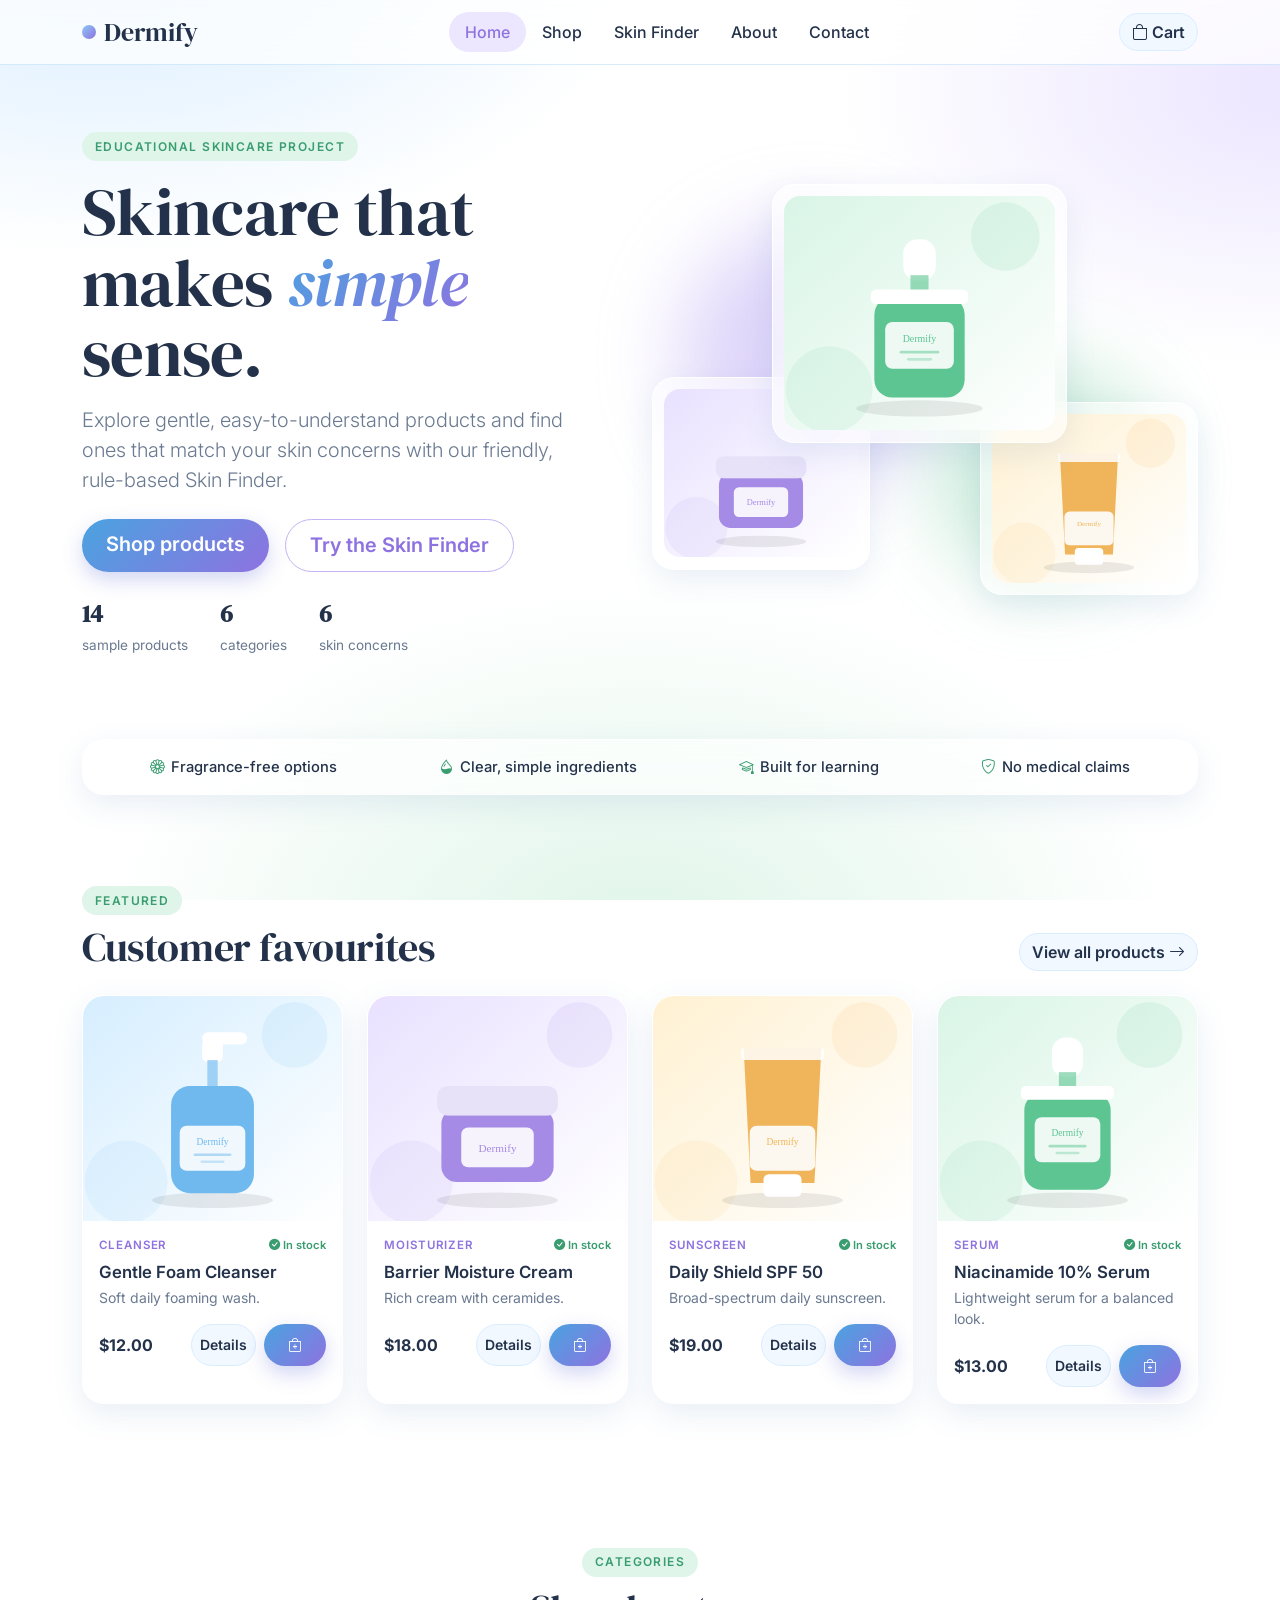
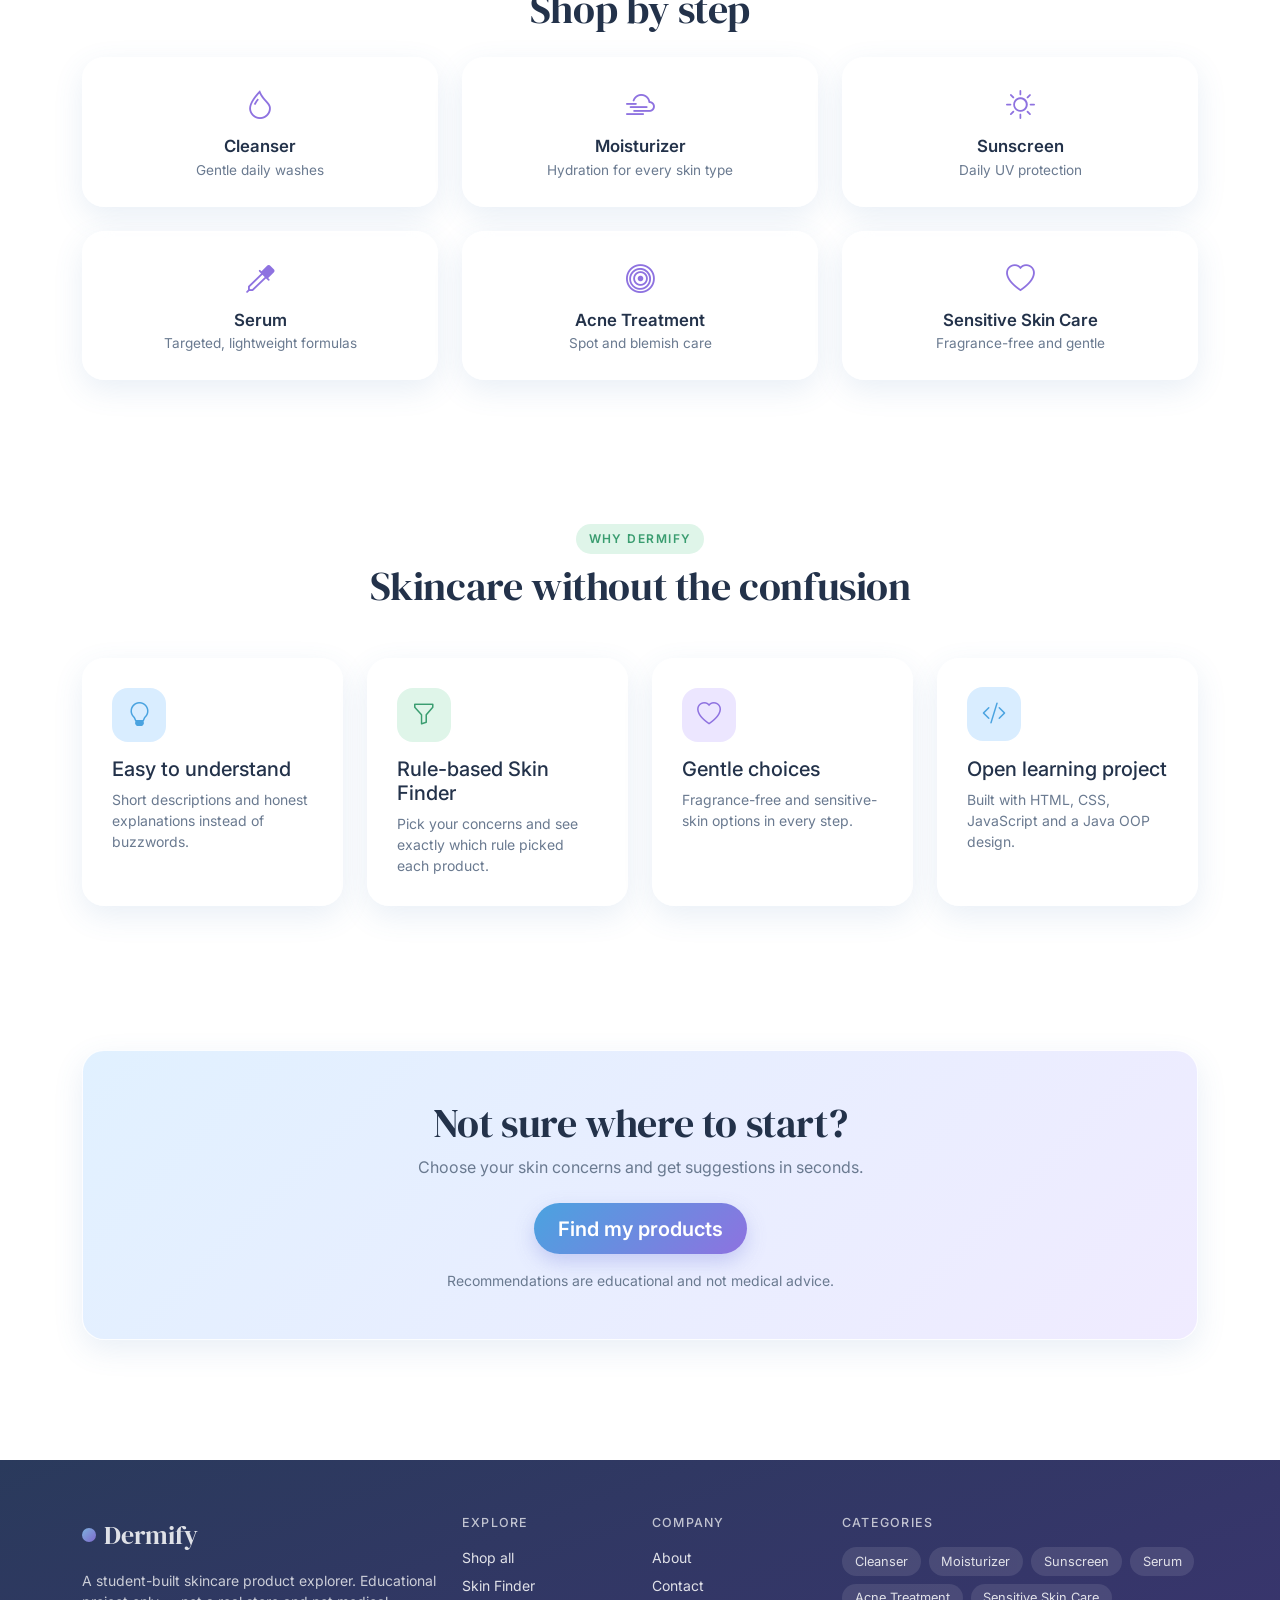
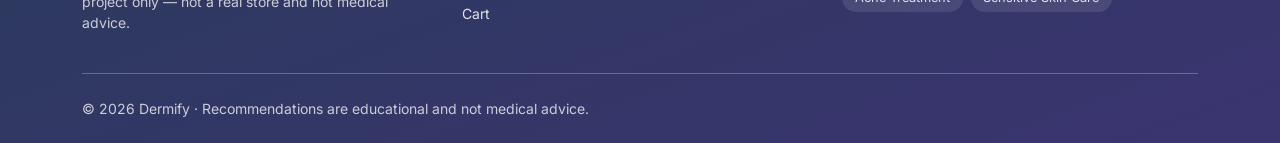
<file: index.html>
<!DOCTYPE html>
<html lang="en">
<head>
  <meta charset="UTF-8">
  <meta name="viewport" content="width=device-width, initial-scale=1">
  <title>Dermify | Simple Skincare, Clearly Explained</title>
  <meta name="description" content="Educational skincare product explorer with rule-based recommendations.">
  <!-- Bootstrap 5 + Bootstrap Icons + Google Fonts (loaded from the internet) -->
  <link href="https://cdn.jsdelivr.net/npm/bootstrap@5.3.3/dist/css/bootstrap.min.css" rel="stylesheet">
  <link href="https://cdn.jsdelivr.net/npm/bootstrap-icons@1.11.3/font/bootstrap-icons.min.css" rel="stylesheet">
  <link href="https://fonts.googleapis.com/css2?family=DM+Serif+Display&family=Inter:wght@400;500;600;700&display=swap" rel="stylesheet">
  <link href="css/style.css" rel="stylesheet">
</head>
<body data-page="home">
  <!-- Navbar is built by js/app.js -->
  <div id="navbar"></div>

  <main>

    <!-- HERO -->
    <section class="hero">
      <div class="container">
        <div class="row align-items-center g-4">
          <div class="col-lg-6">
            <span class="eyebrow">Educational skincare project</span>
            <h1 class="mt-3 mb-3">Skincare that makes <em>simple</em> sense.</h1>
            <p class="lead mb-4">Explore gentle, easy-to-understand products and find ones that match your skin concerns with our friendly, rule-based Skin Finder.</p>
            <div class="d-flex flex-wrap gap-3 mb-4">
              <a href="products.html" class="btn btn-brand btn-lg">Shop products</a>
              <a href="recommend.html" class="btn btn-ghost btn-lg">Try the Skin Finder</a>
            </div>
            <div class="hero-stats">
              <div><strong>14</strong><span>sample products</span></div>
              <div><strong>6</strong><span>categories</span></div>
              <div><strong>6</strong><span>skin concerns</span></div>
            </div>
          </div>
          <div class="col-lg-6">
            <div class="hero-visual">
              <span class="blob one"></span><span class="blob two"></span>
              <div class="hero-card glass a"><img id="heroImgA" alt="Serum bottle illustration"></div>
              <div class="hero-card glass b"><img id="heroImgB" alt="Moisturizer jar illustration"></div>
              <div class="hero-card glass c"><img id="heroImgC" alt="Sunscreen tube illustration"></div>
            </div>
          </div>
        </div>
      </div>
    </section>

    <!-- TRUST STRIP -->
    <div class="trust-strip">
      <div class="container reveal">
        <div class="glass">
          <span><i class="bi bi-flower1"></i>Fragrance-free options</span>
          <span><i class="bi bi-droplet-half"></i>Clear, simple ingredients</span>
          <span><i class="bi bi-mortarboard"></i>Built for learning</span>
          <span><i class="bi bi-shield-check"></i>No medical claims</span>
        </div>
      </div>
    </div>

    <!-- FEATURED PRODUCTS -->
    <section>
      <div class="container">
        <div class="d-flex flex-wrap justify-content-between align-items-end mb-4 gap-2">
          <div>
            <span class="eyebrow">Featured</span>
            <h2 class="section-title mt-2 mb-0">Customer favourites</h2>
          </div>
          <a href="products.html" class="btn btn-soft">View all products <i class="bi bi-arrow-right"></i></a>
        </div>
        <div class="row g-4" id="featuredGrid"></div>
      </div>
    </section>

    <!-- CATEGORIES -->
    <section>
      <div class="container">
        <div class="text-center mb-4">
          <span class="eyebrow">Categories</span>
          <h2 class="section-title mt-2">Shop by step</h2>
        </div>
        <div class="row g-3 g-md-4" id="categoryGrid"></div>
      </div>
    </section>

    <!-- BENEFITS -->
    <section>
      <div class="container">
        <div class="text-center mb-5">
          <span class="eyebrow">Why Dermify</span>
          <h2 class="section-title mt-2">Skincare without the confusion</h2>
        </div>
        <div class="row g-4">
          <div class="col-md-6 col-lg-3 reveal"><div class="benefit glass">
            <div class="icon-wrap"><i class="bi bi-lightbulb"></i></div>
            <h3 class="h5">Easy to understand</h3><p class="small text-muted mb-0">Short descriptions and honest explanations instead of buzzwords.</p></div></div>
          <div class="col-md-6 col-lg-3 reveal"><div class="benefit glass">
            <div class="icon-wrap"><i class="bi bi-funnel"></i></div>
            <h3 class="h5">Rule-based Skin Finder</h3><p class="small text-muted mb-0">Pick your concerns and see exactly which rule picked each product.</p></div></div>
          <div class="col-md-6 col-lg-3 reveal"><div class="benefit glass">
            <div class="icon-wrap"><i class="bi bi-heart"></i></div>
            <h3 class="h5">Gentle choices</h3><p class="small text-muted mb-0">Fragrance-free and sensitive-skin options in every step.</p></div></div>
          <div class="col-md-6 col-lg-3 reveal"><div class="benefit glass">
            <div class="icon-wrap"><i class="bi bi-code-slash"></i></div>
            <h3 class="h5">Open learning project</h3><p class="small text-muted mb-0">Built with HTML, CSS, JavaScript and a Java OOP design.</p></div></div>
        </div>
      </div>
    </section>

    <!-- CALL TO ACTION -->
    <section>
      <div class="container reveal">
        <div class="cta-band glass">
          <h2 class="section-title">Not sure where to start?</h2>
          <p class="text-muted mb-4">Choose your skin concerns and get suggestions in seconds.</p>
          <a href="recommend.html" class="btn btn-brand btn-lg">Find my products</a>
          <p class="small text-muted mt-3 mb-0">Recommendations are educational and not medical advice.</p>
        </div>
      </div>
    </section>
  </main>

  <!-- Footer is built by js/app.js -->
  <div id="footer"></div>

  <script src="https://cdn.jsdelivr.net/npm/bootstrap@5.3.3/dist/js/bootstrap.bundle.min.js"></script>
  <script src="js/data.js"></script>
  <script src="js/app.js"></script>
</body>
</html>
</file>
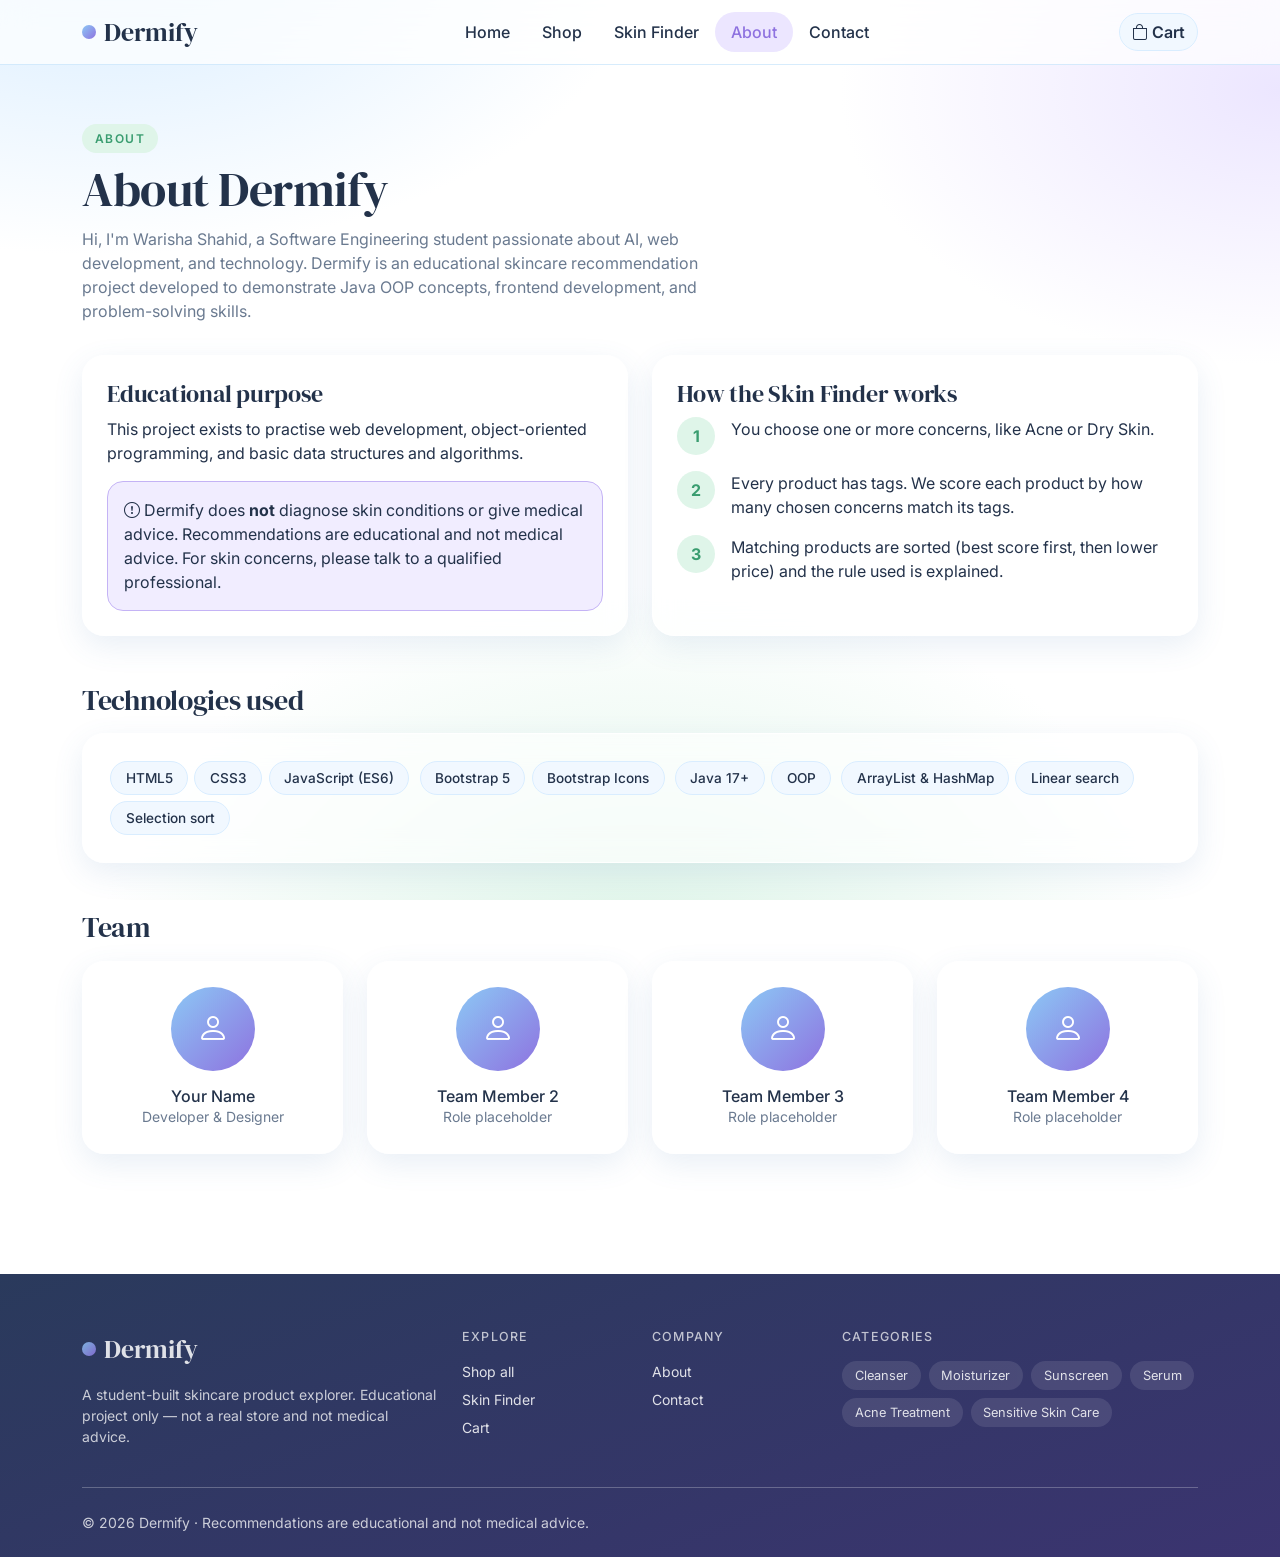
<file: about.html>
<!DOCTYPE html>
<html lang="en">
<head>
  <meta charset="UTF-8">
  <meta name="viewport" content="width=device-width, initial-scale=1">
  <title>About | Dermify</title>
  <meta name="description" content="About the Dermify educational project.">
  <!-- Bootstrap 5 + Bootstrap Icons + Google Fonts (loaded from the internet) -->
  <link href="https://cdn.jsdelivr.net/npm/bootstrap@5.3.3/dist/css/bootstrap.min.css" rel="stylesheet">
  <link href="https://cdn.jsdelivr.net/npm/bootstrap-icons@1.11.3/font/bootstrap-icons.min.css" rel="stylesheet">
  <link href="https://fonts.googleapis.com/css2?family=DM+Serif+Display&family=Inter:wght@400;500;600;700&display=swap" rel="stylesheet">
  <link href="css/style.css" rel="stylesheet">
</head>
<body data-page="about">
  <!-- Navbar is built by js/app.js -->
  <div id="navbar"></div>

  <main>

    <section class="page-header">
      <div class="container">
        <span class="eyebrow">About</span>
        <h1 class="mt-2">About Dermify</h1>
        <p class="text-muted" style="max-width:42rem">Hi, I'm Warisha Shahid, a Software Engineering student passionate about AI, web development, and technology. Dermify is an educational skincare recommendation project developed to demonstrate Java OOP concepts, frontend development, and problem-solving skills.</p>
      </div>
    </section>

    <section class="pt-0">
      <div class="container">
        <div class="row g-4">
          <div class="col-lg-6 reveal"><div class="glass p-4 h-100">
            <h2 class="h4">Educational purpose</h2>
            <p>This project exists to practise web development, object-oriented programming, and basic data structures and algorithms.</p>
            <div class="alert glass-alert mb-0"><i class="bi bi-exclamation-circle"></i> Dermify does <strong>not</strong> diagnose skin conditions or give medical advice. Recommendations are educational and not medical advice. For skin concerns, please talk to a qualified professional.</div>
          </div></div>
          <div class="col-lg-6 reveal"><div class="glass p-4 h-100">
            <h2 class="h4">How the Skin Finder works</h2>
            <div class="d-flex gap-3 mb-3"><div class="step-num">1</div><div>You choose one or more concerns, like Acne or Dry Skin.</div></div>
            <div class="d-flex gap-3 mb-3"><div class="step-num">2</div><div>Every product has tags. We score each product by how many chosen concerns match its tags.</div></div>
            <div class="d-flex gap-3"><div class="step-num">3</div><div>Matching products are sorted (best score first, then lower price) and the rule used is explained.</div></div>
          </div></div>
        </div>

        <h2 class="h3 mt-5 mb-3">Technologies used</h2>
        <div class="glass p-4 reveal">
          <span class="tech-chip">HTML5</span><span class="tech-chip">CSS3</span><span class="tech-chip">JavaScript (ES6)</span>
          <span class="tech-chip">Bootstrap 5</span><span class="tech-chip">Bootstrap Icons</span>
          <span class="tech-chip">Java 17+</span><span class="tech-chip">OOP</span>
          <span class="tech-chip">ArrayList &amp; HashMap</span><span class="tech-chip">Linear search</span><span class="tech-chip">Selection sort</span>
        </div>

        <h2 class="h3 mt-5 mb-3">Team</h2>
        <div class="row g-4">
          <div class="col-6 col-lg-3 reveal"><div class="glass team-card"><div class="avatar"><i class="bi bi-person"></i></div><h3 class="h6 mb-0">Your Name</h3><p class="small text-muted mb-0">Developer &amp; Designer</p></div></div>
          <div class="col-6 col-lg-3 reveal"><div class="glass team-card"><div class="avatar"><i class="bi bi-person"></i></div><h3 class="h6 mb-0">Team Member 2</h3><p class="small text-muted mb-0">Role placeholder</p></div></div>
          <div class="col-6 col-lg-3 reveal"><div class="glass team-card"><div class="avatar"><i class="bi bi-person"></i></div><h3 class="h6 mb-0">Team Member 3</h3><p class="small text-muted mb-0">Role placeholder</p></div></div>
          <div class="col-6 col-lg-3 reveal"><div class="glass team-card"><div class="avatar"><i class="bi bi-person"></i></div><h3 class="h6 mb-0">Team Member 4</h3><p class="small text-muted mb-0">Role placeholder</p></div></div>
        </div>
      </div>
    </section>
  </main>

  <!-- Footer is built by js/app.js -->
  <div id="footer"></div>

  <script src="https://cdn.jsdelivr.net/npm/bootstrap@5.3.3/dist/js/bootstrap.bundle.min.js"></script>
  <script src="js/data.js"></script>
  <script src="js/app.js"></script>
</body>
</html>
</file>
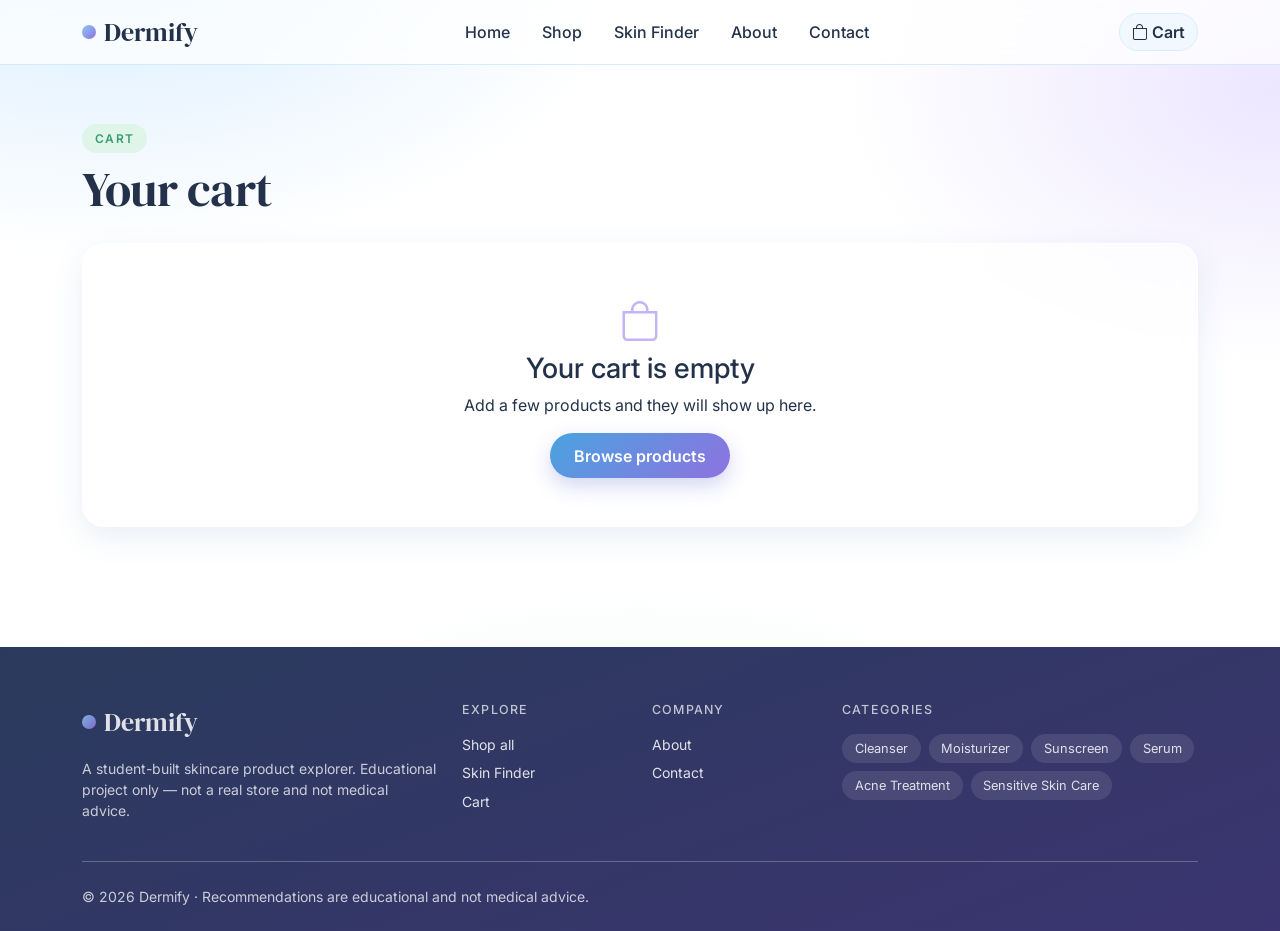
<file: cart.html>
<!DOCTYPE html>
<html lang="en">
<head>
  <meta charset="UTF-8">
  <meta name="viewport" content="width=device-width, initial-scale=1">
  <title>Cart | Dermify</title>
  <meta name="description" content="Your Dermify shopping cart.">
  <!-- Bootstrap 5 + Bootstrap Icons + Google Fonts (loaded from the internet) -->
  <link href="https://cdn.jsdelivr.net/npm/bootstrap@5.3.3/dist/css/bootstrap.min.css" rel="stylesheet">
  <link href="https://cdn.jsdelivr.net/npm/bootstrap-icons@1.11.3/font/bootstrap-icons.min.css" rel="stylesheet">
  <link href="https://fonts.googleapis.com/css2?family=DM+Serif+Display&family=Inter:wght@400;500;600;700&display=swap" rel="stylesheet">
  <link href="css/style.css" rel="stylesheet">
</head>
<body data-page="cart">
  <!-- Navbar is built by js/app.js -->
  <div id="navbar"></div>

  <main>

    <section class="page-header">
      <div class="container">
        <span class="eyebrow">Cart</span>
        <h1 class="mt-2">Your cart</h1>
      </div>
    </section>
    <section class="pt-0">
      <div class="container" id="cartContent"></div>
    </section>
  </main>

  <!-- Footer is built by js/app.js -->
  <div id="footer"></div>

  <script src="https://cdn.jsdelivr.net/npm/bootstrap@5.3.3/dist/js/bootstrap.bundle.min.js"></script>
  <script src="js/data.js"></script>
  <script src="js/app.js"></script>
</body>
</html>
</file>
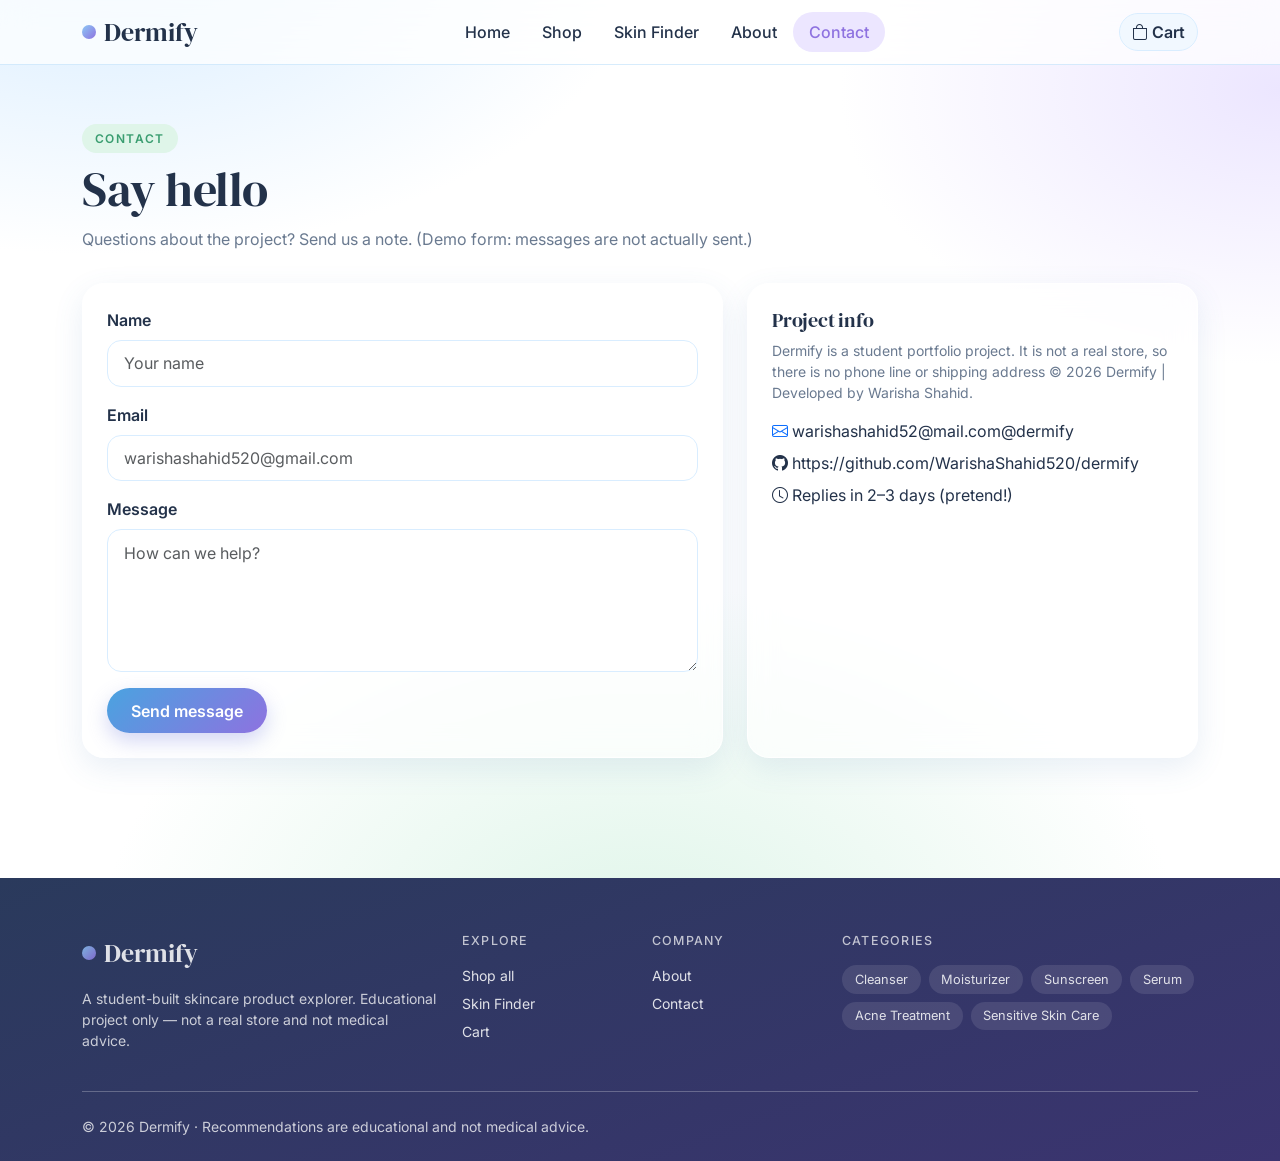
<file: contact.html>
<!DOCTYPE html>
<html lang="en">
<head>
  <meta charset="UTF-8">
  <meta name="viewport" content="width=device-width, initial-scale=1">
  <title>Contact | Dermify</title>
  <meta name="description" content="Contact the Dermify project team.">
  <!-- Bootstrap 5 + Bootstrap Icons + Google Fonts (loaded from the internet) -->
  <link href="https://cdn.jsdelivr.net/npm/bootstrap@5.3.3/dist/css/bootstrap.min.css" rel="stylesheet">
  <link href="https://cdn.jsdelivr.net/npm/bootstrap-icons@1.11.3/font/bootstrap-icons.min.css" rel="stylesheet">
  <link href="https://fonts.googleapis.com/css2?family=DM+Serif+Display&family=Inter:wght@400;500;600;700&display=swap" rel="stylesheet">
  <link href="css/style.css" rel="stylesheet">
</head>
<body data-page="contact">
  <!-- Navbar is built by js/app.js -->
  <div id="navbar"></div>

  <main>

    <section class="page-header">
      <div class="container">
        <span class="eyebrow">Contact</span>
        <h1 class="mt-2">Say hello</h1>
        <p class="text-muted">Questions about the project? Send us a note. (Demo form: messages are not actually sent.)</p>
      </div>
    </section>
    <section class="pt-0">
      <div class="container">
        <div class="row g-4">
          <div class="col-lg-7">
            <div class="glass p-4">
              <div id="contactSuccess" class="alert alert-success d-none" role="status">
                <i class="bi bi-check-circle"></i> Thank you, <strong id="thanksName"></strong>! Your message passed validation. (Demo only &mdash; nothing was sent.)
              </div>
              <form id="contactForm" novalidate>
                <div class="mb-3">
                  <label for="name" class="form-label fw-semibold">Name</label>
                  <input type="text" class="form-control" id="name" name="name" autocomplete="name" placeholder="Your name">
                  <div class="invalid-feedback" id="nameError"></div>
                </div>
                <div class="mb-3">
                  <label for="email" class="form-label fw-semibold">Email</label>
                  <input type="email" class="form-control" id="email" name="email" autocomplete="email" placeholder="warishashahid520@gmail.com">
                  <div class="invalid-feedback" id="emailError"></div>
                </div>
                <div class="mb-3">
                  <label for="message" class="form-label fw-semibold">Message</label>
                  <textarea class="form-control" id="message" name="message" rows="5" placeholder="How can we help?"></textarea>
                  <div class="invalid-feedback" id="messageError"></div>
                </div>
                <button type="submit" class="btn btn-brand">Send message</button>
              </form>
            </div>
          </div>
          <div class="col-lg-5">
            <div class="glass p-4 h-100">
              <h2 class="h5">Project info</h2>
              <p class="text-muted small">Dermify is a student portfolio project. It is not a real store, so there is no phone line or shipping address © 2026 Dermify | Developed by Warisha Shahid.</p>
              <ul class="list-unstyled mb-0">
                <li class="mb-2"><i class="bi bi-envelope text-primary"></i> warishashahid52@mail.com@dermify</li>
                <li class="mb-2"><i class="bi bi-github"></i> https://github.com/WarishaShahid520/dermify</li>
                <li><i class="bi bi-clock"></i> Replies in 2&ndash;3 days (pretend!)</li>
              </ul>
            </div>
          </div>
        </div>
      </div>
    </section>
  </main>

  <!-- Footer is built by js/app.js -->
  <div id="footer"></div>

  <script src="https://cdn.jsdelivr.net/npm/bootstrap@5.3.3/dist/js/bootstrap.bundle.min.js"></script>
  <script src="js/data.js"></script>
  <script src="js/app.js"></script>
</body>
</html>
</file>
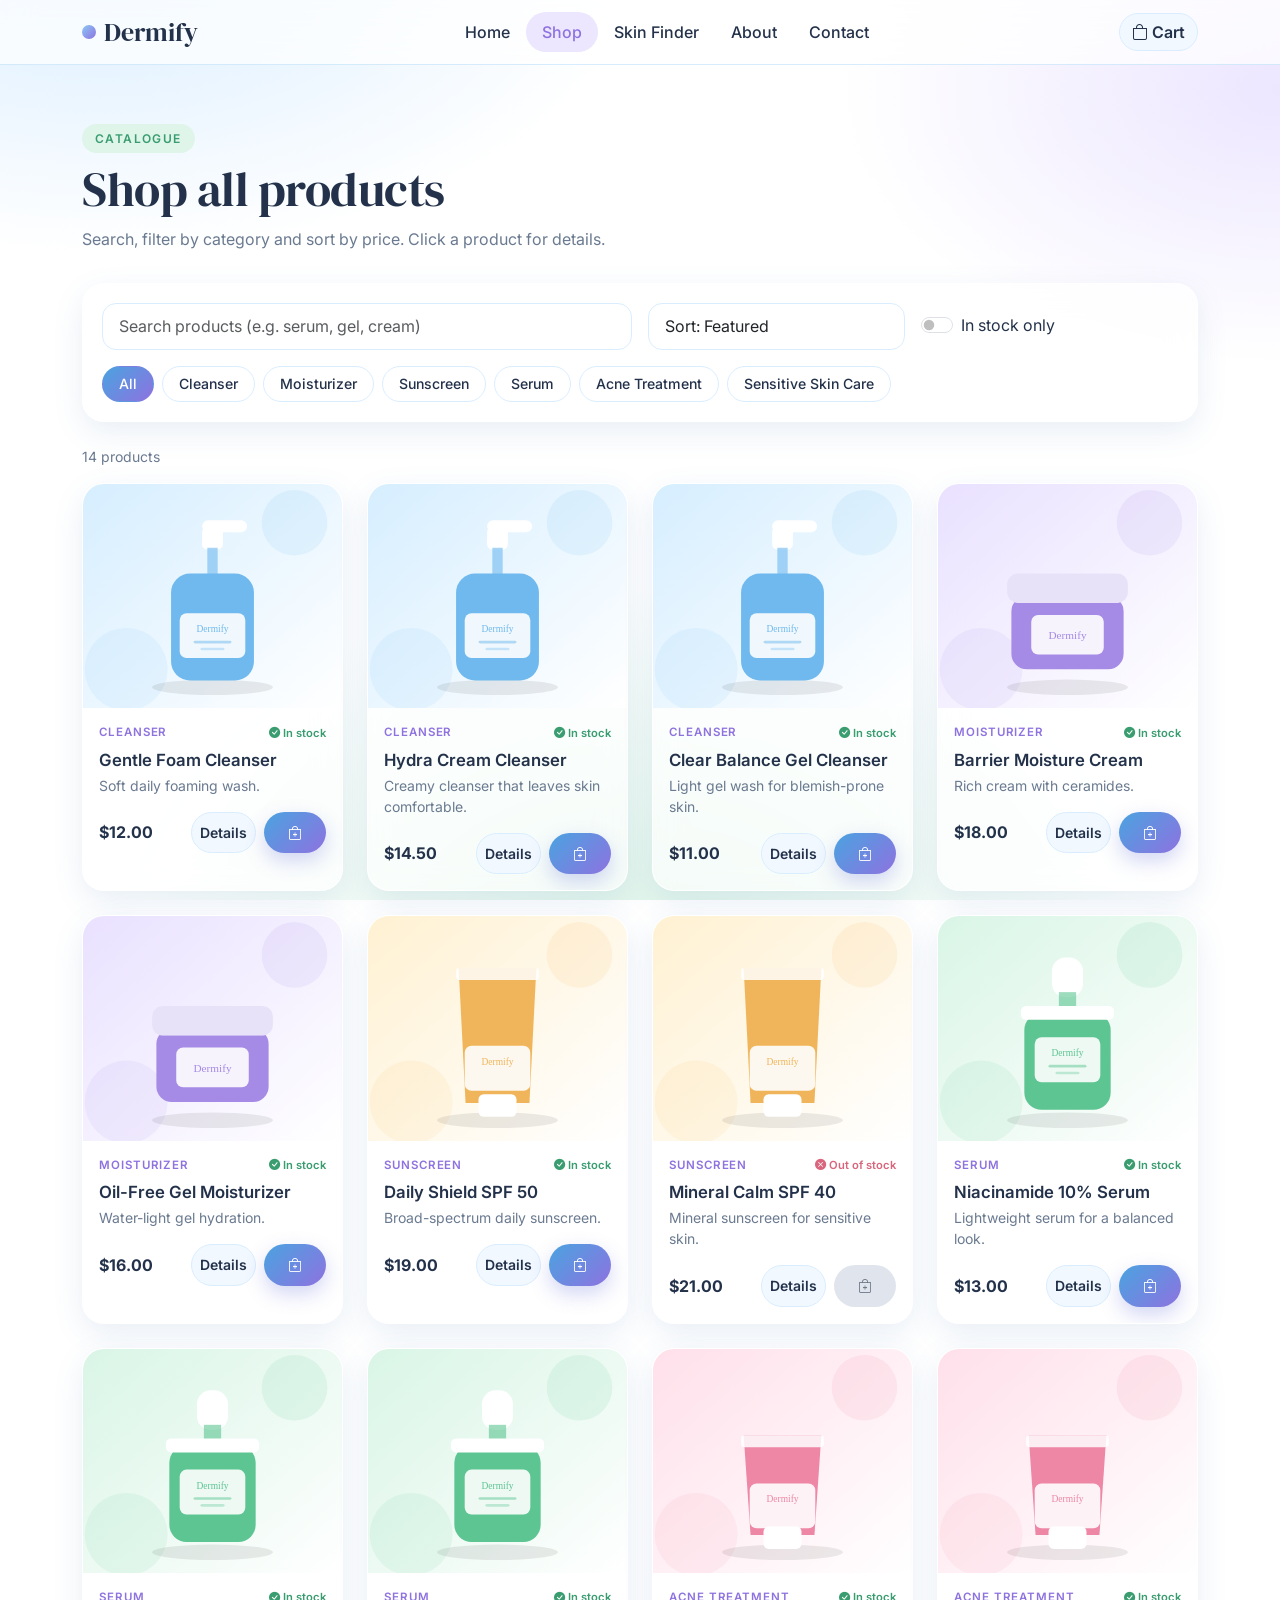
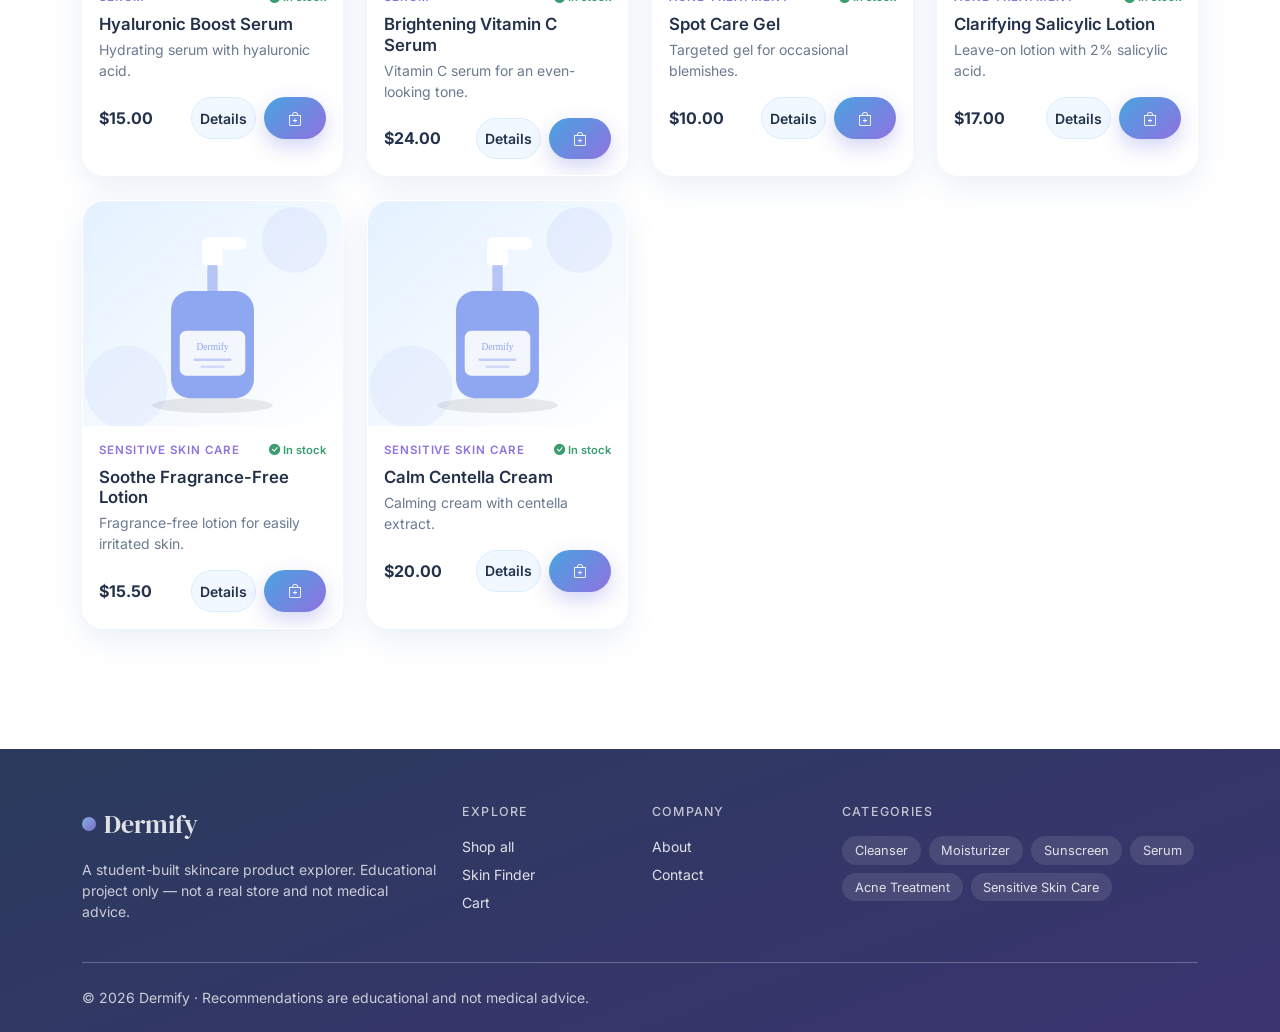
<file: products.html>
<!DOCTYPE html>
<html lang="en">
<head>
  <meta charset="UTF-8">
  <meta name="viewport" content="width=device-width, initial-scale=1">
  <title>Shop | Dermify</title>
  <meta name="description" content="Browse, search and filter Dermify skincare products.">
  <!-- Bootstrap 5 + Bootstrap Icons + Google Fonts (loaded from the internet) -->
  <link href="https://cdn.jsdelivr.net/npm/bootstrap@5.3.3/dist/css/bootstrap.min.css" rel="stylesheet">
  <link href="https://cdn.jsdelivr.net/npm/bootstrap-icons@1.11.3/font/bootstrap-icons.min.css" rel="stylesheet">
  <link href="https://fonts.googleapis.com/css2?family=DM+Serif+Display&family=Inter:wght@400;500;600;700&display=swap" rel="stylesheet">
  <link href="css/style.css" rel="stylesheet">
</head>
<body data-page="products">
  <!-- Navbar is built by js/app.js -->
  <div id="navbar"></div>

  <main>

    <section class="page-header pb-0">
      <div class="container">
        <span class="eyebrow">Catalogue</span>
        <h1 class="mt-2">Shop all products</h1>
        <p class="text-muted">Search, filter by category and sort by price. Click a product for details.</p>
      </div>
    </section>

    <section class="pt-3">
      <div class="container">
        <!-- Search / sort / filter tools -->
        <div class="shop-tools glass mb-4">
          <div class="row g-3 align-items-center">
            <div class="col-md-6">
              <label for="searchInput" class="visually-hidden">Search products</label>
              <input id="searchInput" type="search" class="form-control" placeholder="Search products (e.g. serum, gel, cream)">
            </div>
            <div class="col-6 col-md-3">
              <label for="sortSelect" class="visually-hidden">Sort products</label>
              <select id="sortSelect" class="form-select">
                <option value="default">Sort: Featured</option>
                <option value="low">Price: low to high</option>
                <option value="high">Price: high to low</option>
                <option value="name">Name: A to Z</option>
              </select>
            </div>
            <div class="col-6 col-md-3">
              <div class="form-check form-switch">
                <input class="form-check-input" type="checkbox" id="stockOnly">
                <label class="form-check-label" for="stockOnly">In stock only</label>
              </div>
            </div>
          </div>
          <div class="d-flex flex-wrap gap-2 mt-3" id="categoryPills"></div>
        </div>

        <p class="text-muted small" id="resultCount" aria-live="polite"></p>
        <div class="row g-4" id="productGrid"></div>
      </div>
    </section>
  </main>

  <!-- Footer is built by js/app.js -->
  <div id="footer"></div>

  <script src="https://cdn.jsdelivr.net/npm/bootstrap@5.3.3/dist/js/bootstrap.bundle.min.js"></script>
  <script src="js/data.js"></script>
  <script src="js/app.js"></script>
</body>
</html>
</file>
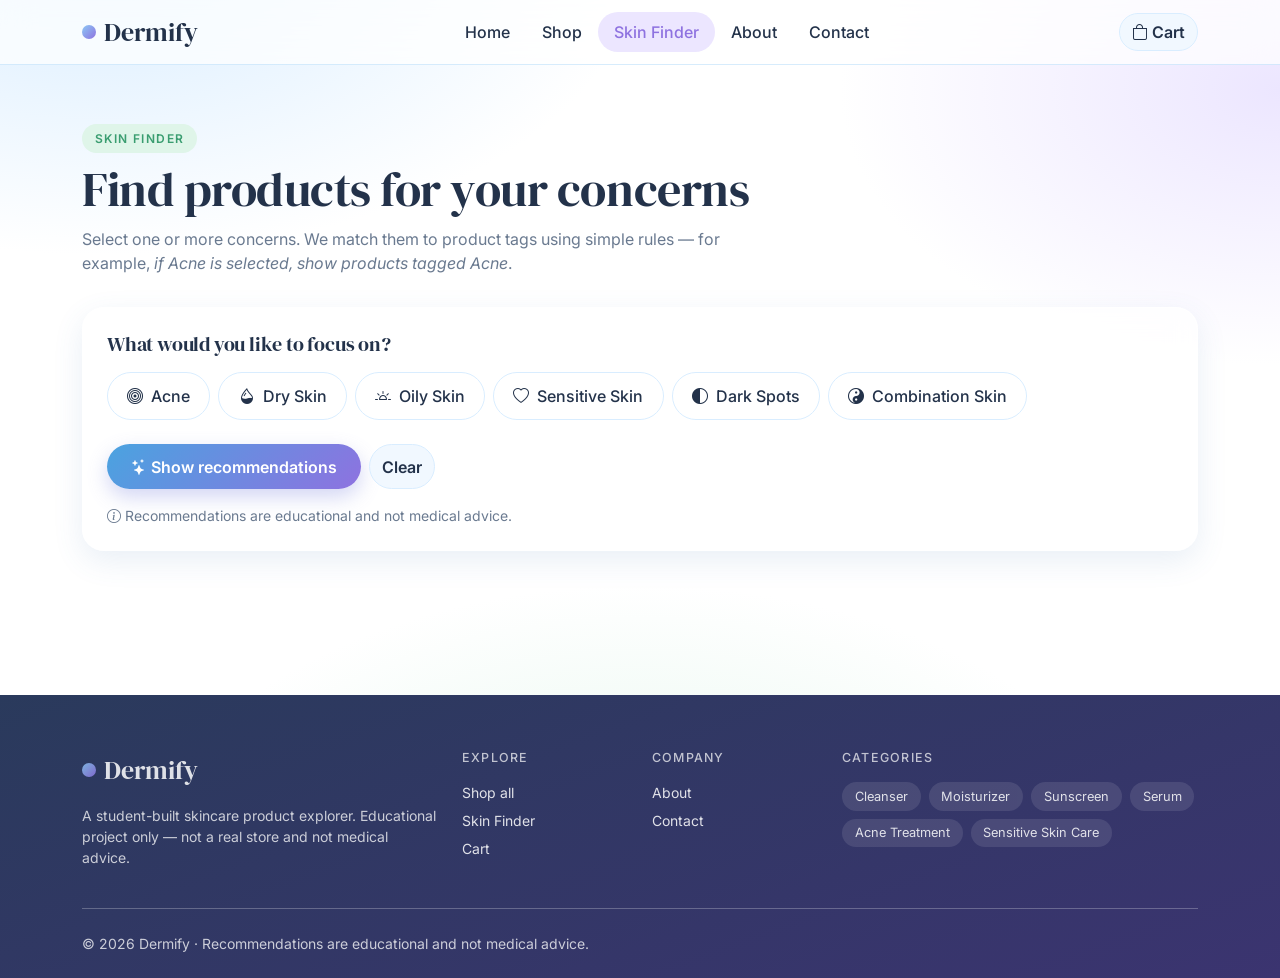
<file: recommend.html>
<!DOCTYPE html>
<html lang="en">
<head>
  <meta charset="UTF-8">
  <meta name="viewport" content="width=device-width, initial-scale=1">
  <title>Skin Finder | Dermify</title>
  <meta name="description" content="Rule-based, educational skincare recommendations.">
  <!-- Bootstrap 5 + Bootstrap Icons + Google Fonts (loaded from the internet) -->
  <link href="https://cdn.jsdelivr.net/npm/bootstrap@5.3.3/dist/css/bootstrap.min.css" rel="stylesheet">
  <link href="https://cdn.jsdelivr.net/npm/bootstrap-icons@1.11.3/font/bootstrap-icons.min.css" rel="stylesheet">
  <link href="https://fonts.googleapis.com/css2?family=DM+Serif+Display&family=Inter:wght@400;500;600;700&display=swap" rel="stylesheet">
  <link href="css/style.css" rel="stylesheet">
</head>
<body data-page="recommend">
  <!-- Navbar is built by js/app.js -->
  <div id="navbar"></div>

  <main>

    <section class="page-header">
      <div class="container">
        <span class="eyebrow">Skin Finder</span>
        <h1 class="mt-2">Find products for your concerns</h1>
        <p class="text-muted" style="max-width:40rem">Select one or more concerns. We match them to product tags using simple rules &mdash; for example, <em>if Acne is selected, show products tagged Acne</em>.</p>
      </div>
    </section>

    <section class="pt-0">
      <div class="container">
        <div class="glass p-4 mb-4">
          <h2 class="h5 mb-3">What would you like to focus on?</h2>
          <div class="d-flex flex-wrap gap-2 mb-4" id="concernChips"></div>
          <div class="d-flex flex-wrap gap-2">
            <button class="btn btn-brand" id="showRecs"><i class="bi bi-stars"></i> Show recommendations</button>
            <button class="btn btn-soft" id="clearRecs">Clear</button>
          </div>
          <p class="small text-muted mt-3 mb-0"><i class="bi bi-info-circle"></i> <span id="disclaimerText"></span></p>
        </div>
        <div id="recResults" aria-live="polite"></div>
      </div>
    </section>
  </main>

  <!-- Footer is built by js/app.js -->
  <div id="footer"></div>

  <script src="https://cdn.jsdelivr.net/npm/bootstrap@5.3.3/dist/js/bootstrap.bundle.min.js"></script>
  <script src="js/data.js"></script>
  <script src="js/app.js"></script>
</body>
</html>
</file>
<file: css/style.css>
/* =====================================================================
   style.css  -  Dermify theme
   Palette: white, light blue, soft green, lavender
   Sections: 1 Variables  2 Base  3 Navbar  4 Buttons  5 Hero  6 Sections
             7 Cards  8 Shop tools  9 Cart  10 Forms  11 Footer  12 Animation
   ===================================================================== */

/* ---------- 1. VARIABLES ---------- */
:root {
  --white: #ffffff;
  --blue-50: #f1f8ff;
  --blue-100: #d9edff;
  --blue-300: #8cc8f5;
  --blue-500: #4aa3e0;
  --green-100: #dff5e9;
  --green-400: #7ccfa3;
  --green-600: #3a9d70;
  --lav-100: #ece6ff;
  --lav-300: #c4b3f5;
  --lav-500: #8e72e0;
  --ink: #23324a;
  --muted: #6a7a90;
  --radius: 22px;
  --shadow: 0 10px 30px rgba(74, 120, 180, 0.12);
}

/* ---------- 2. BASE ---------- */
html { scroll-behavior: smooth; }
body {
  font-family: "Inter", system-ui, sans-serif;
  color: var(--ink);
  background:
    radial-gradient(900px 500px at 8% -5%, var(--blue-100), transparent 60%),
    radial-gradient(800px 500px at 100% 10%, var(--lav-100), transparent 55%),
    radial-gradient(900px 600px at 50% 105%, var(--green-100), transparent 60%),
    var(--white);
  background-attachment: fixed;
  padding-top: 76px;                     /* space for the fixed navbar */
}
h1, h2, .display-title { font-family: "DM Serif Display", Georgia, serif; font-weight: 400; letter-spacing: -0.01em; }
a { color: var(--lav-500); }
.text-muted { color: var(--muted) !important; }
section { padding: 4.5rem 0; }
.section-title { font-size: clamp(1.8rem, 3.5vw, 2.5rem); }
.eyebrow {
  display: inline-block; font-size: .75rem; font-weight: 600; letter-spacing: .12em; text-transform: uppercase;
  color: var(--green-600); background: var(--green-100); padding: .35rem .8rem; border-radius: 999px;
}

/* Glassmorphism: frosted, see-through card */
.glass {
  background: rgba(255, 255, 255, 0.62);
  backdrop-filter: blur(14px);
  -webkit-backdrop-filter: blur(14px);
  border: 1px solid rgba(255, 255, 255, 0.85);
  border-radius: var(--radius);
  box-shadow: var(--shadow);
}
.glass-alert { background: rgba(236, 230, 255, .7); border: 1px solid var(--lav-300); color: var(--ink); border-radius: 16px; }

/* ---------- 3. NAVBAR ---------- */
.dermify-nav {
  background: rgba(255, 255, 255, 0.72);
  backdrop-filter: blur(16px);
  -webkit-backdrop-filter: blur(16px);
  border-bottom: 1px solid rgba(140, 200, 245, 0.35);
}
.navbar-brand { font-family: "DM Serif Display", serif; font-size: 1.6rem; color: var(--ink); display: flex; align-items: center; gap: .5rem; }
.brand-dot { width: 14px; height: 14px; border-radius: 50%; background: linear-gradient(135deg, var(--blue-300), var(--lav-500)); display: inline-block; }
.dermify-nav .nav-link { color: var(--ink); font-weight: 500; padding: .5rem 1rem !important; border-radius: 999px; transition: background .25s; }
.dermify-nav .nav-link:hover, .dermify-nav .nav-link.active { background: var(--lav-100); color: var(--lav-500); }
.btn-cart { background: var(--blue-50); border: 1px solid var(--blue-100); border-radius: 999px; color: var(--ink); font-weight: 500; }
.btn-cart:hover { background: var(--blue-100); }
.cart-badge {
  background: var(--lav-500); color: #fff; font-size: .7rem; font-weight: 700;
  min-width: 20px; height: 20px; line-height: 20px; border-radius: 999px; text-align: center;
  display: inline-block; padding: 0 6px; margin-left: 4px;
}

/* ---------- 4. BUTTONS ---------- */
.btn { border-radius: 999px; font-weight: 600; transition: transform .2s, box-shadow .2s, background .2s; }
.btn:hover { transform: translateY(-2px); }
.btn-brand { background: linear-gradient(135deg, var(--blue-500), var(--lav-500)); color: #fff; border: 0; padding: .65rem 1.5rem; box-shadow: 0 8px 20px rgba(110, 120, 220, .3); }
.btn-brand:hover { color: #fff; box-shadow: 0 12px 26px rgba(110, 120, 220, .4); }
.btn-brand:disabled { background: #cfd8e3; box-shadow: none; }
.btn-soft { background: var(--blue-50); color: var(--ink); border: 1px solid var(--blue-100); }
.btn-soft:hover { background: var(--blue-100); }
.btn-ghost { background: rgba(255,255,255,.7); border: 1px solid var(--lav-300); color: var(--lav-500); padding: .65rem 1.5rem; }
.btn-ghost:hover { background: var(--lav-100); color: var(--lav-500); }

/* ---------- 5. HERO ---------- */
.hero { padding: 3.5rem 0 4rem; position: relative; overflow: hidden; }
.hero h1 { font-size: clamp(2.4rem, 6vw, 4.2rem); line-height: 1.05; }
.hero h1 em { font-style: italic; background: linear-gradient(135deg, var(--blue-500), var(--lav-500)); -webkit-background-clip: text; background-clip: text; color: transparent; }
.hero p.lead { color: var(--muted); max-width: 32rem; }
.hero-stats { display: flex; gap: 2rem; flex-wrap: wrap; }
.hero-stats strong { display: block; font-size: 1.5rem; font-family: "DM Serif Display", serif; }
.hero-stats span { font-size: .85rem; color: var(--muted); }
.hero-visual { position: relative; min-height: 420px; }
.hero-card { position: absolute; padding: .7rem; overflow: hidden; }
.hero-card img { width: 100%; border-radius: 16px; display: block; }
.hero-card.a { width: 54%; left: 22%; top: 0; z-index: 2; animation: float 6s ease-in-out infinite; }
.hero-card.b { width: 40%; left: 0; top: 46%; animation: float 7s ease-in-out -2s infinite; }
.hero-card.c { width: 40%; right: 0; top: 52%; animation: float 8s ease-in-out -4s infinite; }
.blob { position: absolute; border-radius: 50%; filter: blur(40px); opacity: .55; z-index: -1; }
.blob.one { width: 260px; height: 260px; background: var(--lav-300); top: 10%; left: 5%; }
.blob.two { width: 220px; height: 220px; background: var(--green-400); bottom: 5%; right: 8%; opacity: .4; }
@keyframes float { 0%, 100% { transform: translateY(0); } 50% { transform: translateY(-14px); } }

/* ---------- 6. SECTIONS ---------- */
.trust-strip { padding: 1.2rem 0; }
.trust-strip .glass { padding: 1rem 1.5rem; display: flex; flex-wrap: wrap; justify-content: space-around; gap: 1rem; font-weight: 500; font-size: .92rem; }
.trust-strip i { color: var(--green-600); margin-right: .4rem; }

.benefit { padding: 1.8rem; height: 100%; transition: transform .3s; }
.benefit:hover { transform: translateY(-6px); }
.benefit .icon-wrap { width: 54px; height: 54px; border-radius: 16px; display: grid; place-items: center; font-size: 1.5rem; margin-bottom: 1rem; }
.benefit:nth-child(1) .icon-wrap, .col-md-6:nth-child(1) .icon-wrap { background: var(--blue-100); color: var(--blue-500); }
.col-md-6:nth-child(2) .icon-wrap { background: var(--green-100); color: var(--green-600); }
.col-md-6:nth-child(3) .icon-wrap { background: var(--lav-100); color: var(--lav-500); }
.col-md-6:nth-child(4) .icon-wrap { background: var(--blue-100); color: var(--blue-500); }

.category-tile { display: block; padding: 1.6rem 1.2rem; text-align: center; text-decoration: none; color: var(--ink); height: 100%; transition: transform .3s, box-shadow .3s; }
.category-tile:hover { transform: translateY(-6px); box-shadow: 0 16px 36px rgba(110, 120, 220, .2); color: var(--ink); }
.category-tile i { font-size: 1.8rem; color: var(--lav-500); }
.category-tile h3 { font-size: 1.05rem; font-weight: 600; margin: .6rem 0 .2rem; }
.category-tile p { font-size: .85rem; color: var(--muted); margin: 0; }

.cta-band { padding: 3rem; text-align: center; background: linear-gradient(135deg, rgba(217,237,255,.8), rgba(236,230,255,.8)); }

.page-header { padding: 3rem 0 1rem; }
.page-header h1 { font-size: clamp(2rem, 4.5vw, 3rem); }

/* ---------- 7. PRODUCT CARDS ---------- */
.product-card { overflow: hidden; transition: transform .3s, box-shadow .3s; }
.product-card:hover { transform: translateY(-6px); box-shadow: 0 18px 40px rgba(110, 120, 220, .2); }
.product-img-btn { display: block; width: 100%; padding: 0; border: 0; background: none; overflow: hidden; }
.product-img-btn img { width: 100%; display: block; transition: transform .5s; }
.product-card:hover .product-img-btn img { transform: scale(1.05); }
.cat-label { font-size: .72rem; text-transform: uppercase; letter-spacing: .08em; font-weight: 600; color: var(--lav-500); }
.product-name { font-size: 1.05rem; font-weight: 600; margin: .25rem 0 .3rem; font-family: "Inter", sans-serif; }
.price { font-weight: 700; color: var(--ink); }
.badge-stock { font-size: .7rem; font-weight: 600; }
.badge-stock.in { color: var(--green-600); }
.badge-stock.out { color: #d9667c; }
.why { color: var(--green-600); font-weight: 500; }
.tag-pill { display: inline-block; background: var(--lav-100); color: var(--lav-500); font-size: .78rem; font-weight: 600; padding: .25rem .7rem; border-radius: 999px; margin: 0 .3rem .3rem 0; }

.glass-modal { background: rgba(255,255,255,.88); backdrop-filter: blur(18px); border-radius: 26px; border: 1px solid #fff; overflow: hidden; }
.modal-img { width: 100%; height: 100%; object-fit: cover; display: block; min-height: 220px; }
.modal-close { position: absolute; top: 14px; right: 14px; z-index: 5; background-color: rgba(255,255,255,.8); border-radius: 50%; padding: .6rem; }

/* ---------- 8. SHOP TOOLS ---------- */
.shop-tools { padding: 1.2rem; }
.pill { border: 1px solid var(--blue-100); background: rgba(255,255,255,.7); color: var(--ink); border-radius: 999px; padding: .4rem 1rem; font-size: .88rem; font-weight: 500; transition: all .2s; }
.pill:hover { background: var(--blue-50); }
.pill.active { background: linear-gradient(135deg, var(--blue-500), var(--lav-500)); color: #fff; border-color: transparent; }
.form-control, .form-select { border-radius: 14px; border: 1px solid var(--blue-100); background: rgba(255,255,255,.85); padding: .65rem 1rem; }
.form-control:focus, .form-select:focus { border-color: var(--lav-300); box-shadow: 0 0 0 .2rem rgba(142, 114, 224, .18); }
.empty-state { text-align: center; padding: 3rem 1.5rem; }
.empty-state i { font-size: 2.5rem; color: var(--lav-300); }

.concern-chip { cursor: pointer; }
.concern-chip input { position: absolute; opacity: 0; }
.concern-chip span { display: inline-flex; align-items: center; gap: .5rem; padding: .7rem 1.2rem; border-radius: 999px; background: rgba(255,255,255,.8); border: 1.5px solid var(--blue-100); font-weight: 500; transition: all .2s; }
.concern-chip:hover span { border-color: var(--lav-300); }
.concern-chip input:checked + span { background: linear-gradient(135deg, var(--green-400), var(--blue-300)); border-color: transparent; color: #fff; box-shadow: 0 8px 18px rgba(92, 190, 160, .3); }
.concern-chip input:focus-visible + span { outline: 3px solid var(--lav-300); outline-offset: 2px; }

/* ---------- 9. CART ---------- */
.cart-row { display: flex; align-items: center; gap: 1rem; padding: .9rem 1.1rem; flex-wrap: wrap; }
.cart-row img { width: 76px; height: 76px; object-fit: cover; border-radius: 14px; }
.qty-box { display: inline-flex; align-items: center; border: 1px solid var(--blue-100); border-radius: 999px; overflow: hidden; background: #fff; }
.qty-box button { border: 0; background: var(--blue-50); width: 34px; height: 34px; font-size: 1.1rem; }
.qty-box button:hover { background: var(--lav-100); }
.qty-box span { min-width: 36px; text-align: center; font-weight: 600; }
.line-total { min-width: 70px; text-align: right; }
.summary-box { position: sticky; top: 100px; }

/* ---------- 10. FORMS / ABOUT ---------- */
.team-card { text-align: center; padding: 1.6rem; }
.avatar { width: 84px; height: 84px; border-radius: 50%; margin: 0 auto 1rem; display: grid; place-items: center; font-size: 2rem; color: #fff; background: linear-gradient(135deg, var(--blue-300), var(--lav-500)); }
.step-num { width: 38px; height: 38px; border-radius: 50%; background: var(--green-100); color: var(--green-600); font-weight: 700; display: grid; place-items: center; flex-shrink: 0; }
.tech-chip { display: inline-block; background: var(--blue-50); border: 1px solid var(--blue-100); border-radius: 999px; padding: .35rem .9rem; margin: .2rem; font-size: .85rem; font-weight: 500; }

/* ---------- 11. FOOTER ---------- */
.dermify-footer { background: linear-gradient(160deg, #2a3a5c, #3b3470); color: #fff; padding: 3.5rem 0 1.5rem; margin-top: 3rem; }
.dermify-footer h6 { text-transform: uppercase; letter-spacing: .1em; font-size: .78rem; opacity: .7; margin-bottom: 1rem; }
.dermify-footer a { color: #fff; text-decoration: none; opacity: .85; }
.dermify-footer a:hover { opacity: 1; text-decoration: underline; }
.dermify-footer li { margin-bottom: .45rem; }
.footer-chip { background: rgba(255,255,255,.12); border-radius: 999px; padding: .3rem .8rem; font-size: .8rem; }
.footer-chip:hover { background: rgba(255,255,255,.22); text-decoration: none !important; }

/* ---------- 12. ANIMATION & RESPONSIVE ---------- */
.reveal { opacity: 0; transform: translateY(24px); transition: opacity .7s ease, transform .7s ease; }
.reveal.visible { opacity: 1; transform: none; }

@media (max-width: 991px) {
  .hero-visual { min-height: 360px; margin-top: 2rem; }
  .dermify-nav .navbar-collapse { padding: 1rem 0; }
  .summary-box { position: static; }
}
@media (max-width: 575px) {
  section { padding: 3rem 0; }
  .cart-row img { width: 60px; height: 60px; }
  .cta-band { padding: 2rem 1.2rem; }
}
@media (prefers-reduced-motion: reduce) {
  *, *::before, *::after { animation: none !important; transition: none !important; }
  .reveal { opacity: 1; transform: none; }
}
</file>
